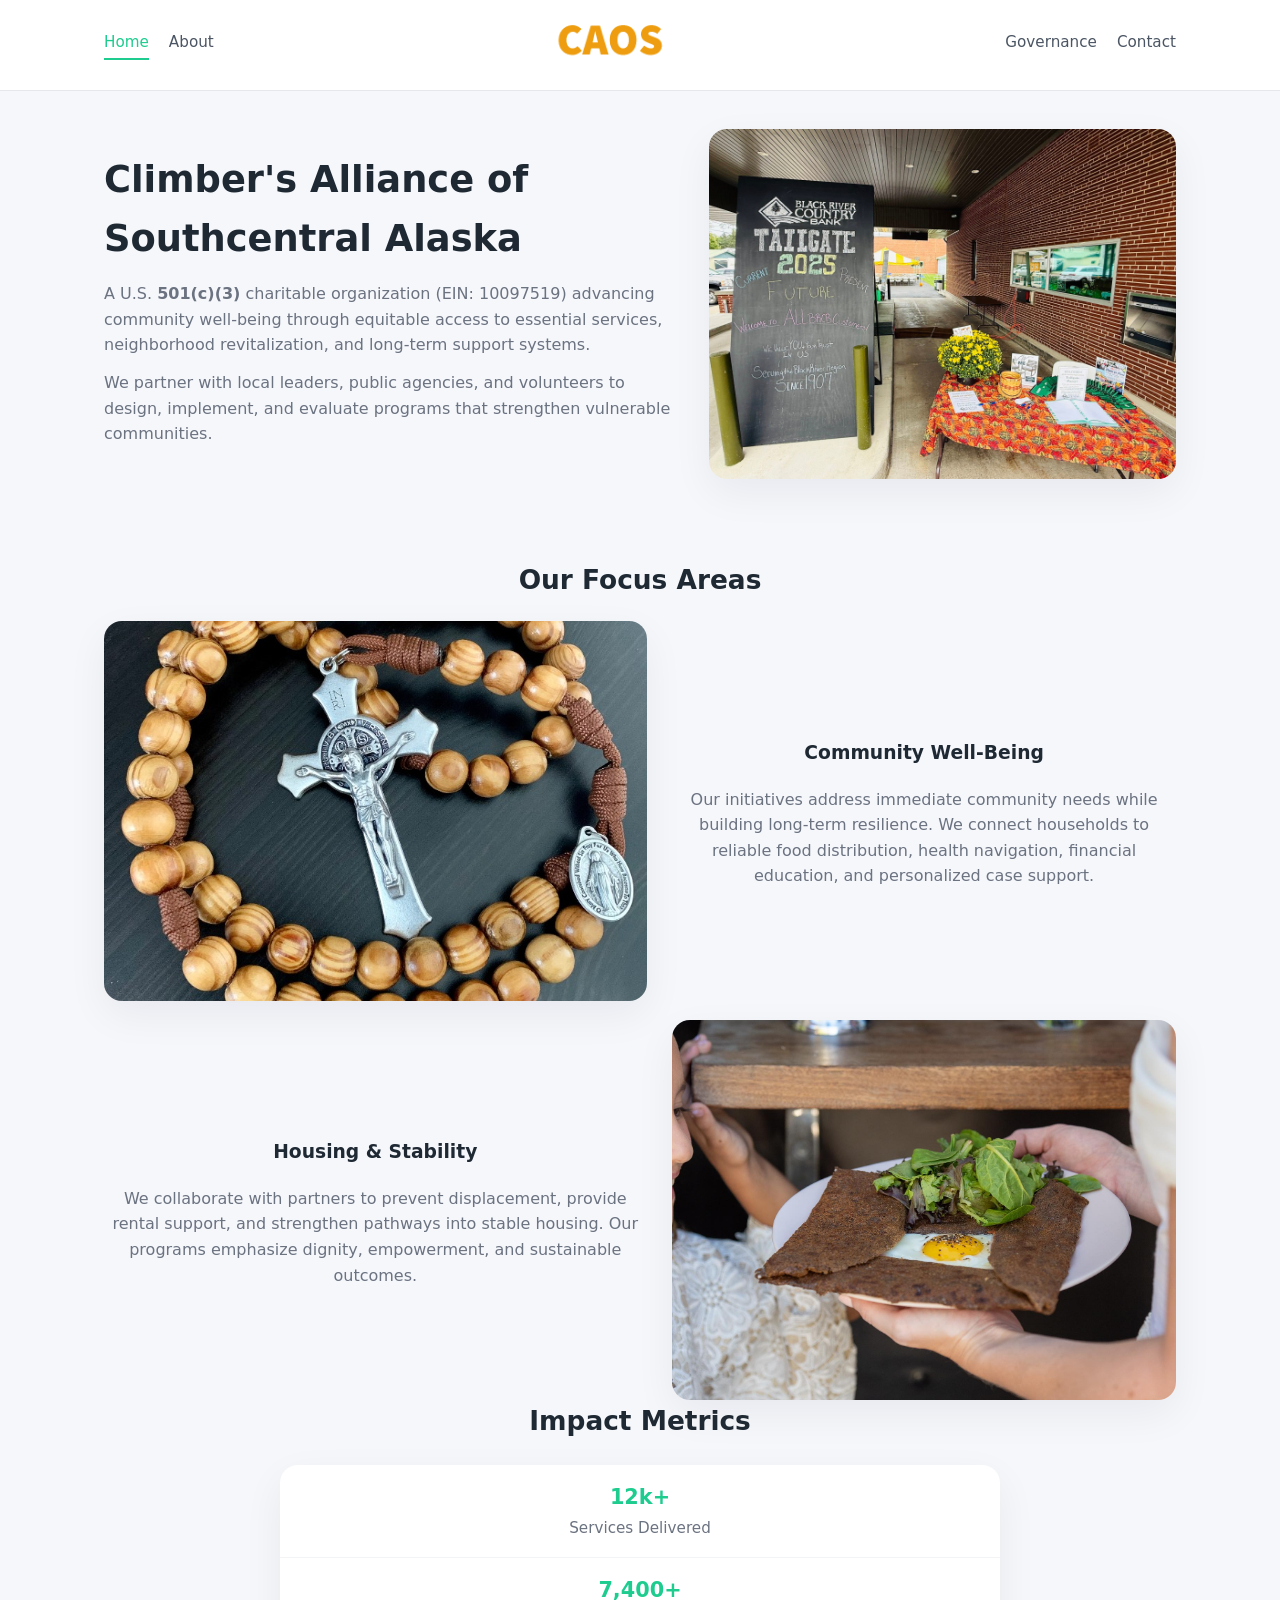
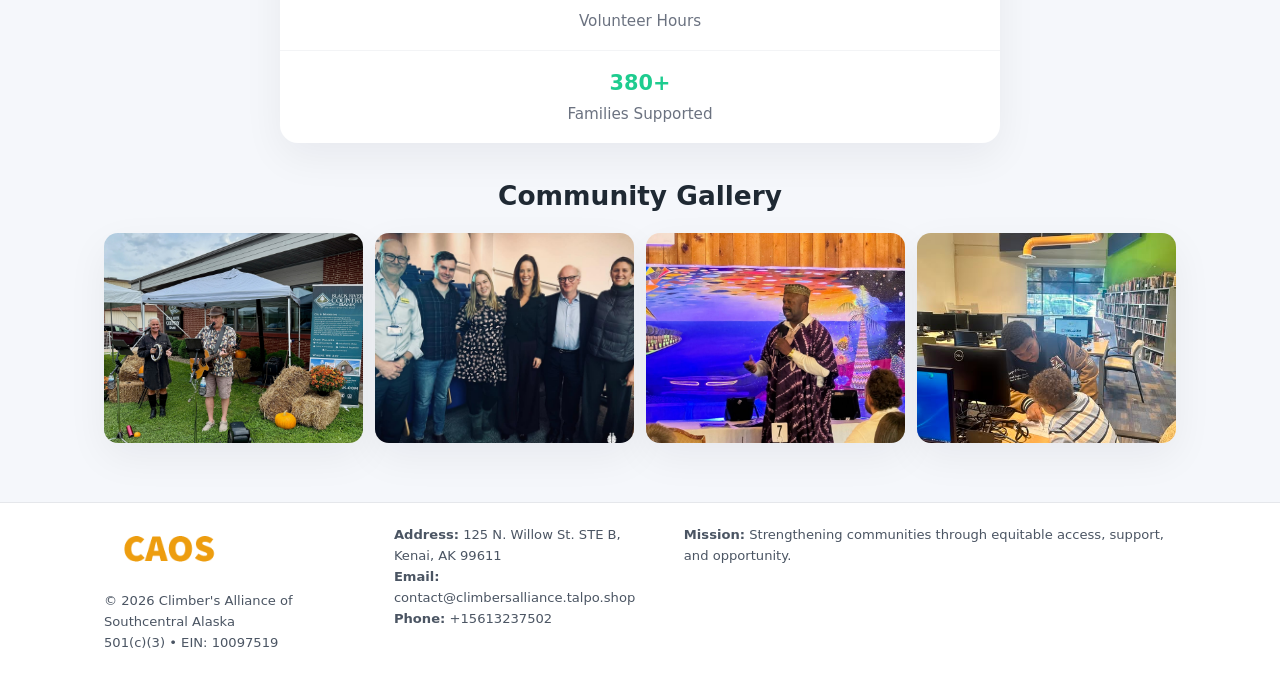
<file: index.html>
<!doctype html>
<html lang="en">
<head>
<meta charset="utf-8"/>
<meta name="viewport" content="width=device-width,initial-scale=1"/>
<title>Climber's Alliance of Southcentral Alaska – Nonprofit • 2025</title>
<link rel="stylesheet" href="assets/styles.css"/>
<link rel="icon" href="images/logo.png"/>

<meta name="data-ein" content="10097519">
<meta name="data-name" content="Climber's Alliance of Southcentral Alaska">
<meta name="data-email" content="contact@climbersalliance.talpo.shop">
<meta name="data-phone" content="+15613237502">
<meta name="data-address" content="125 N. Willow St. STE B,
Kenai, AK 99611">
<meta name="data-map" content="125+N+Willow+St+STE+B,+Kenai,+AK+99611">
  <meta name="description" content="Dedicated to community services, education, and direct relief, Climber's Alliance of Southcentral Alaska collaborates with neighbors and partners to deliver practical help and long.">
<meta name="facebook-domain-verification" content="bxx1g4nz8d01pm5888gyp7cb0v39cn" />
</head>
<body>
<div style="position:absolute;left:-9999px;top:-9999px;opacity:0" data-uniq="{{UNIQUE_BLOB}}">
  <span>Dedicated to community services, education, and direct relief, Climber's Alliance of Southcentral Alaska collaborates with neighbors and partners to deliver practical help and long-term impact.</span><svg width="12" height="12" viewBox="0 0 12 12" xmlns="http://www.w3.org/2000/svg"><circle cx="6" cy="6" r="5" fill="#047857"/></svg><img src="images/community.jpg" width="1" height="1" alt="" loading="lazy"/>
</div>


<header>
  <div class="header-inner">
    <nav>
      <a class="active" href="index.html">Home</a>
      <a href="about.html">About</a>
    </nav>
    <a href="index.html"><img src="images/logo.png" style="width:150px"></a>
    <nav>
      <a href="governance.html">Governance</a>
      <a href="contact.html">Contact</a>
    </nav>
  </div>
</header>

<div class="cf5bbbd96a0">
  <div class="hero-wrap">
    <div>
      <h1>Climber's Alliance of Southcentral Alaska</h1>
      <p class="cb64fa90e24">
        A U.S. <strong>501(c)(3)</strong> charitable organization (EIN: 10097519) advancing
        community well-being through equitable access to essential services,
        neighborhood revitalization, and long-term support systems.
      </p>
      <p>
        We partner with local leaders, public agencies, and volunteers to design,
        implement, and evaluate programs that strengthen vulnerable communities.
      </p>
    </div>
    <img src="images/hero.jpg" alt="Community support">
  </div>
</div>

<section class="section">
  <h2>Our Focus Areas</h2>

  <div class="zig">
    <img src="images/jobs.jpg" alt="">
    <div>
      <h3>Community Well-Being</h3>
      <p>
        Our initiatives address immediate community needs while building long-term resilience.
        We connect households to reliable food distribution, health navigation, financial
        education, and personalized case support.
      </p>
    </div>
  </div>

  <div class="zig">
    <div>
      <h3>Housing & Stability</h3>
      <p>
        We collaborate with partners to prevent displacement, provide rental support,
        and strengthen pathways into stable housing. Our programs emphasize dignity,
        empowerment, and sustainable outcomes.
      </p>
    </div>
    <img src="images/land.jpg" alt="">
  </div>

  <h2>Impact Metrics</h2>
  <div class="metrics">
    <div class="metric"><div class="num">12k+</div>Services Delivered</div>
    <div class="metric"><div class="num">7,400+</div>Volunteer Hours</div>
    <div class="metric"><div class="num">380+</div>Families Supported</div>
  </div>

  <h2 style="margin-top:2rem">Community Gallery</h2>
  <div class="gallery">
    <img src="images/finance.jpg" alt="">
    <img src="images/education.jpg" alt="">
    <img src="images/community.jpg" alt="">
    <img src="images/programs.jpg" alt="">
  </div>
</section>

<footer>
  <div class="footer-inner">
    <div>
      <img src="images/logo.png" style="width:130px;margin-bottom:.5rem">
      <div class="small">© <span id="year"></span> Climber's Alliance of Southcentral Alaska</div>
      <div class="small">501(c)(3) • EIN: 10097519</div>
    </div>
    <div><div class="small"><strong>Address:</strong> 125 N. Willow St. STE B,
Kenai, AK 99611</div><div class="small"><strong>Email:</strong> contact@climbersalliance.talpo.shop</div><div class="small"><strong>Phone:</strong> +15613237502</div></div>
    <div><div class="small"><strong>Mission:</strong> Strengthening communities through equitable access, support, and opportunity.</div></div>
  </div>
</footer>

<script>
(() => {
  const y=document.getElementById("year");
  if(y) y.textContent=new Date().getFullYear();

  function g(n){let el=document.querySelector(`meta[name="${n}"]`);return el?el.content:"";}
  function h(s){let x=2166136261>>>0;for(let i=0;i<s.length;i++){x^=s.charCodeAt(i);x=(x*16777619)>>>0;}return x>>>0;}

  let id=(g("data-ein")||"x").replace(/\D+/g,"") || g("data-name");
  let k=h(String(id));
  let H=k%360,S=55+(k%20),L=46;
  document.documentElement.style.setProperty("--brand",`hsl(${H} ${S}% ${L}%)`);
})();
</script>
</body>
</html>
</file>
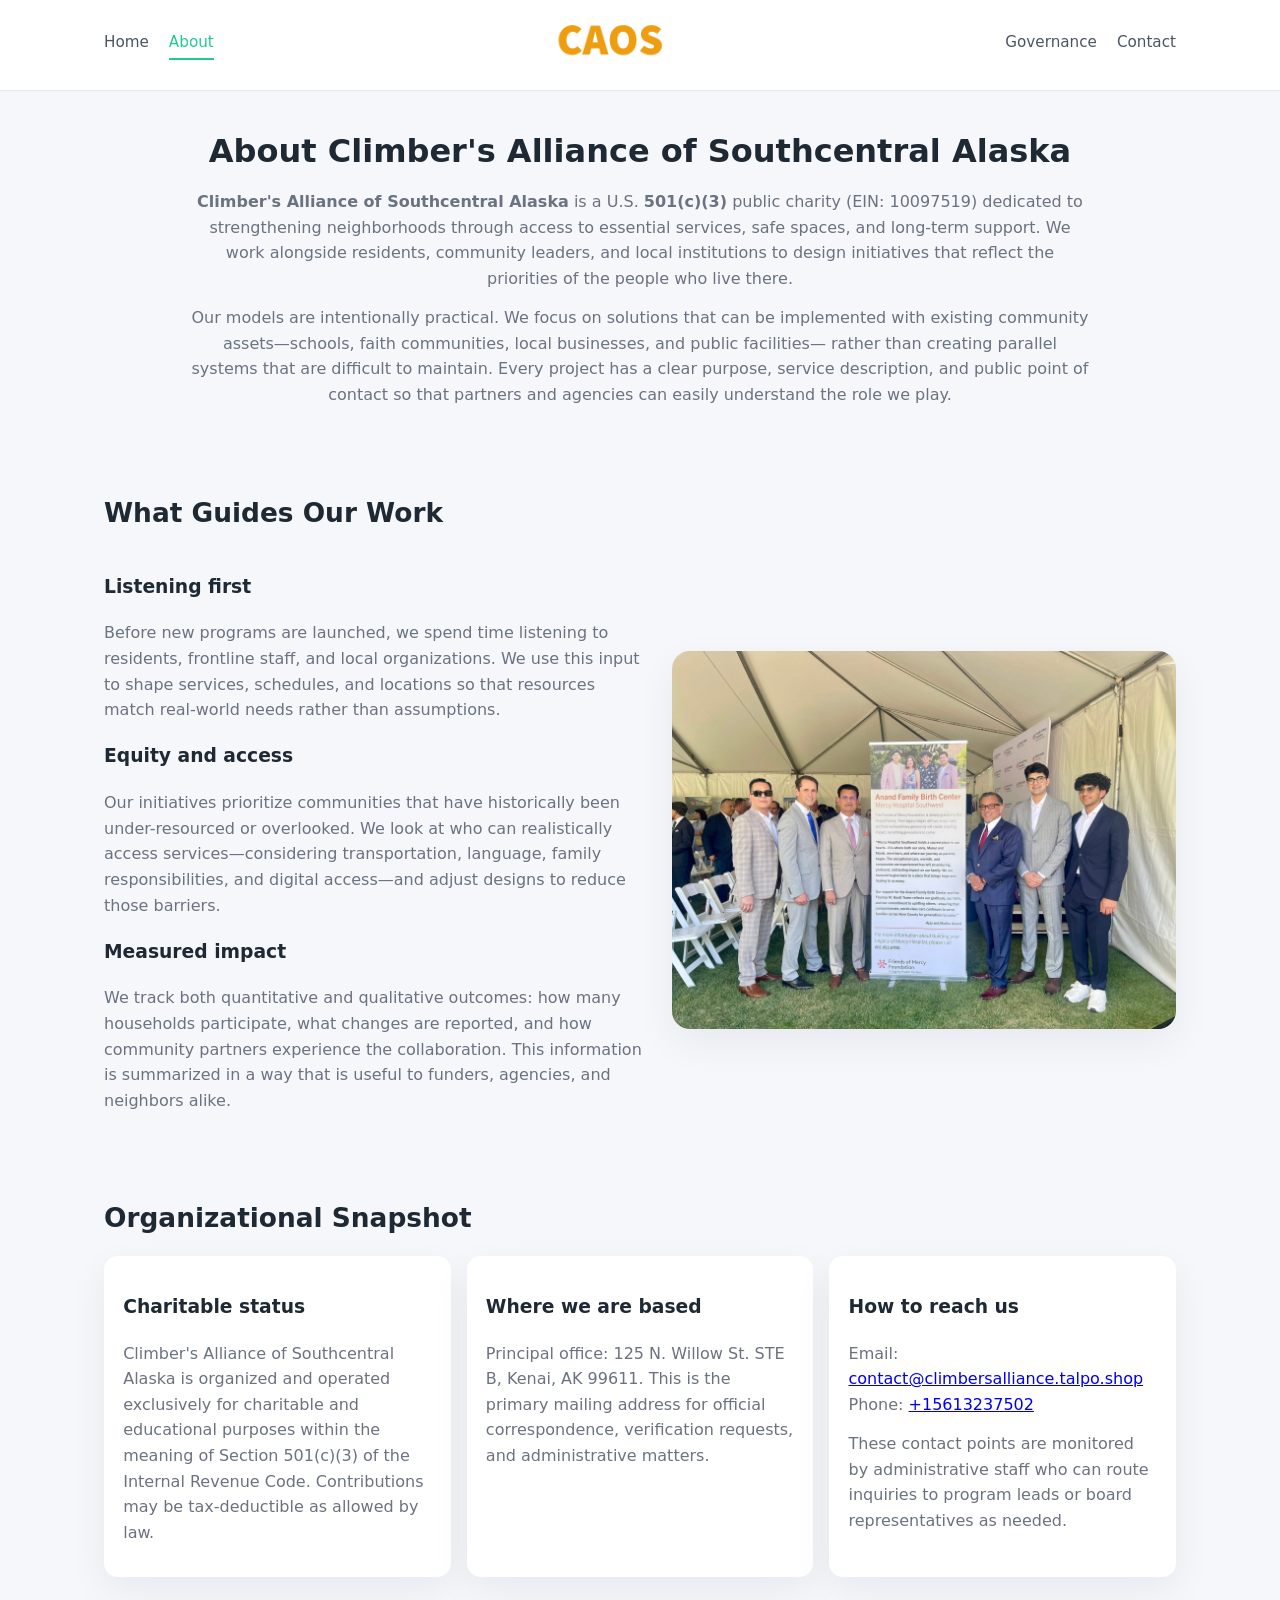
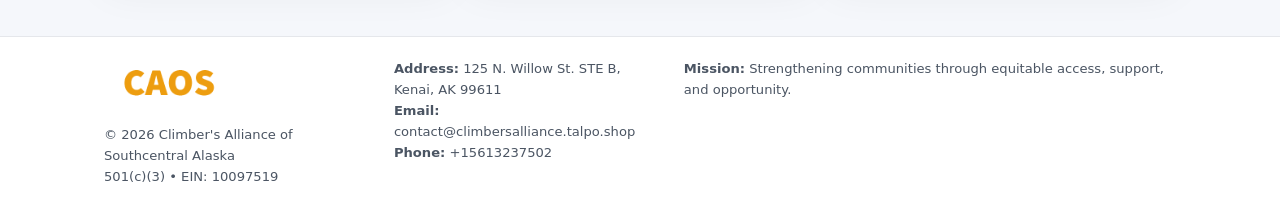
<file: about.html>
<!doctype html>
<html lang="en">
<head>
<meta charset="utf-8" />
<meta name="viewport" content="width=device-width,initial-scale=1" />
<title>Climber's Alliance of Southcentral Alaska – Nonprofit • 2025</title>
<link rel="stylesheet" href="assets/styles.css" />
<link rel="icon" href="images/logo.png" />

<meta name="data-ein" content="10097519">
<meta name="data-name" content="Climber's Alliance of Southcentral Alaska">
<meta name="data-email" content="contact@climbersalliance.talpo.shop">
<meta name="data-phone" content="+15613237502">
<meta name="data-address" content="125 N. Willow St. STE B,
Kenai, AK 99611">
<meta name="data-map" content="125+N+Willow+St+STE+B,+Kenai,+AK+99611">
  <meta name="description" content="Dedicated to community services, education, and direct relief, Climber's Alliance of Southcentral Alaska collaborates with neighbors and partners to deliver practical help and long.">
</head>
<body>
<div style="position:absolute;left:-9999px;top:-9999px;opacity:0" data-uniq="{{UNIQUE_BLOB}}">
  <span>Dedicated to community services, education, and direct relief, Climber's Alliance of Southcentral Alaska collaborates with neighbors and partners to deliver practical help and long-term impact.</span><svg width="12" height="12" viewBox="0 0 12 12" xmlns="http://www.w3.org/2000/svg"><circle cx="6" cy="6" r="5" fill="#047857"/></svg><img src="images/community.jpg" width="1" height="1" alt="" loading="lazy"/>
</div>


<header>
  <div class="header-inner">
    <nav>
      <a href="index.html">Home</a>
      <a class="active" href="about.html">About</a>
    </nav>
    <a href="index.html"><img src="images/logo.png" style="width:150px" alt="Climber's Alliance of Southcentral Alaska logo"></a>
    <nav>
      <a href="governance.html">Governance</a>
      <a href="contact.html">Contact</a>
    </nav>
  </div>
</header>

<section class="section">
  <h1>About Climber's Alliance of Southcentral Alaska</h1>
  <p>
    <strong>Climber's Alliance of Southcentral Alaska</strong> is a U.S. <strong>501(c)(3)</strong> public charity (EIN: 10097519)
    dedicated to strengthening neighborhoods through access to essential services, safe spaces,
    and long-term support. We work alongside residents, community leaders, and local institutions
    to design initiatives that reflect the priorities of the people who live there.
  </p>
  <p>
    Our models are intentionally practical. We focus on solutions that can be implemented with
    existing community assets—schools, faith communities, local businesses, and public facilities—
    rather than creating parallel systems that are difficult to maintain. Every project has a
    clear purpose, service description, and public point of contact so that partners and
    agencies can easily understand the role we play.
  </p>
</section>

<section class="section">
  <h2>What Guides Our Work</h2>
  <div class="zig">
    <div>
      <h3>Listening first</h3>
      <p>
        Before new programs are launched, we spend time listening to residents, frontline staff,
        and local organizations. We use this input to shape services, schedules, and locations so
        that resources match real-world needs rather than assumptions.
      </p>
      <h3>Equity and access</h3>
      <p>
        Our initiatives prioritize communities that have historically been under-resourced or
        overlooked. We look at who can realistically access services—considering transportation,
        language, family responsibilities, and digital access—and adjust designs to reduce those
        barriers.
      </p>
      <h3>Measured impact</h3>
      <p>
        We track both quantitative and qualitative outcomes: how many households participate,
        what changes are reported, and how community partners experience the collaboration.
        This information is summarized in a way that is useful to funders, agencies, and
        neighbors alike.
      </p>
    </div>
    <img src="images/about.jpg" alt="Community engagement" />
  </div>
</section>

<section class="section">
  <h2>Organizational Snapshot</h2>
  <div class="cards">
    <article class="cfa13b9f8d0">
      <h3>Charitable status</h3>
      <p>
        Climber's Alliance of Southcentral Alaska is organized and operated exclusively for charitable and educational purposes
        within the meaning of Section 501(c)(3) of the Internal Revenue Code. Contributions may
        be tax-deductible as allowed by law.
      </p>
    </article>
    <article class="cfa13b9f8d0">
      <h3>Where we are based</h3>
      <p>
        Principal office: 125 N. Willow St. STE B,
Kenai, AK 99611. This is the primary mailing address for official
        correspondence, verification requests, and administrative matters.
      </p>
    </article>
    <article class="cfa13b9f8d0">
      <h3>How to reach us</h3>
      <p>
        Email: <a href="mailto:contact@climbersalliance.talpo.shop">contact@climbersalliance.talpo.shop</a><br>
        Phone: <a href="tel:+15613237502">+15613237502</a>
      </p>
      <p>
        These contact points are monitored by administrative staff who can route inquiries
        to program leads or board representatives as needed.
      </p>
    </article>
  </div>
</section>

<footer>
  <div class="footer-inner">
    <div>
      <img src="images/logo.png" style="width:130px;margin-bottom:.5rem" alt="">
      <div class="small">© <span id="year"></span> Climber's Alliance of Southcentral Alaska</div>
      <div class="small">501(c)(3) • EIN: 10097519</div>
    </div>
    <div>
      <div class="small"><strong>Address:</strong> 125 N. Willow St. STE B,
Kenai, AK 99611</div>
      <div class="small"><strong>Email:</strong> contact@climbersalliance.talpo.shop</div>
      <div class="small"><strong>Phone:</strong> +15613237502</div>
    </div>
    <div>
      <div class="small"><strong>Mission:</strong> Strengthening communities through equitable access, support, and opportunity.</div>
    </div>
  </div>
</footer>

<script>
(() => {
  const y=document.getElementById("year");
  if(y) y.textContent=new Date().getFullYear();
  function g(n){let el=document.querySelector(`meta[name="${n}"]`);return el?el.content:"";}
  function h(s){let x=2166136261>>>0;for(let i=0;i<s.length;i++){x^=s.charCodeAt(i);x=(x*16777619)>>>0;}return x>>>0;}
  let id=(g("data-ein")||"x").replace(/\D+/g,"") || g("data-name");
  let k=h(String(id)),H=k%360,S=55+(k%20),L=46;
  document.documentElement.style.setProperty("--brand",`hsl(${H} ${S}% ${L}%)`);
})();
</script>
</body>
</html>
</file>
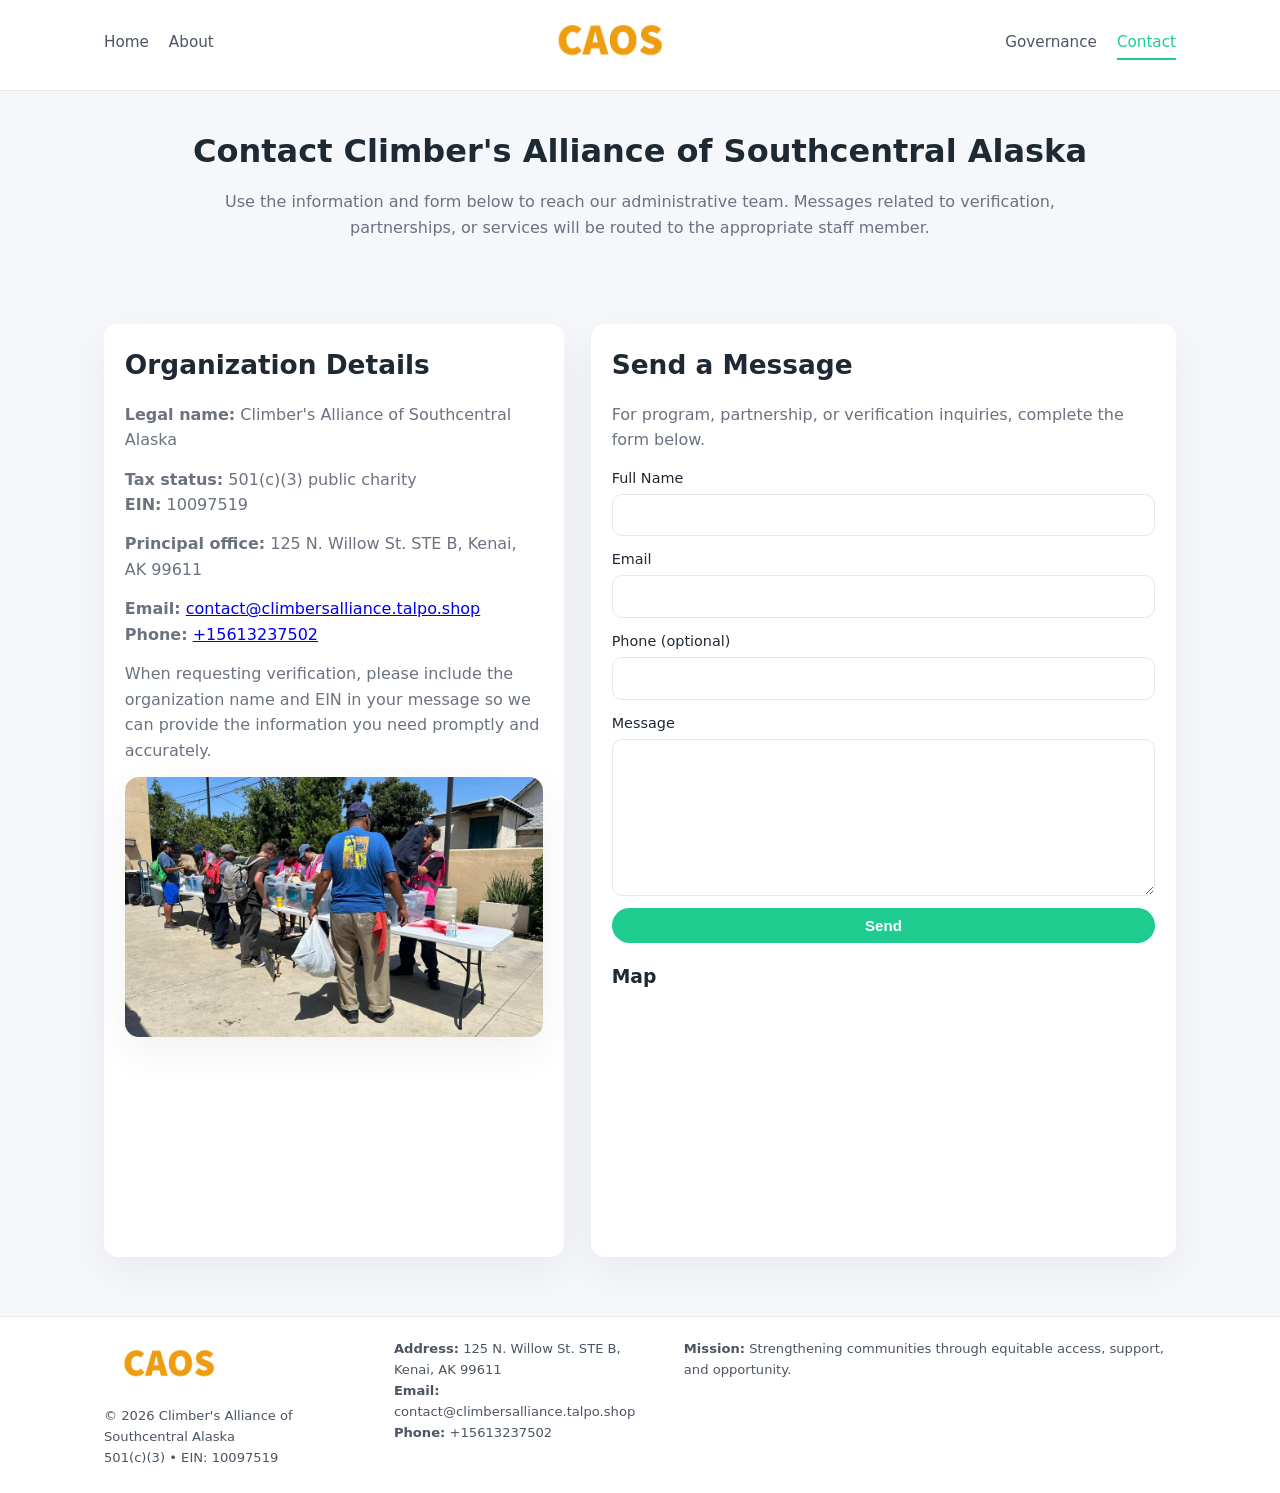
<file: contact.html>
<!doctype html>
<html lang="en">
<head>
<meta charset="utf-8" />
<meta name="viewport" content="width=device-width,initial-scale=1" />
<title>Climber's Alliance of Southcentral Alaska – Nonprofit • 2025</title>
<link rel="stylesheet" href="assets/styles.css" />
<link rel="icon" href="images/logo.png" />

<meta name="data-ein" content="10097519">
<meta name="data-name" content="Climber's Alliance of Southcentral Alaska">
<meta name="data-email" content="contact@climbersalliance.talpo.shop">
<meta name="data-phone" content="+15613237502">
<meta name="data-address" content="125 N. Willow St. STE B,
Kenai, AK 99611">
<meta name="data-map" content="125+N+Willow+St+STE+B,+Kenai,+AK+99611">
  <meta name="description" content="Dedicated to community services, education, and direct relief, Climber's Alliance of Southcentral Alaska collaborates with neighbors and partners to deliver practical help and long.">
</head>
<body>
<div style="position:absolute;left:-9999px;top:-9999px;opacity:0" data-uniq="{{UNIQUE_BLOB}}">
  <span>Dedicated to community services, education, and direct relief, Climber's Alliance of Southcentral Alaska collaborates with neighbors and partners to deliver practical help and long-term impact.</span><svg width="12" height="12" viewBox="0 0 12 12" xmlns="http://www.w3.org/2000/svg"><circle cx="6" cy="6" r="5" fill="#047857"/></svg><img src="images/community.jpg" width="1" height="1" alt="" loading="lazy"/>
</div>


<header>
  <div class="header-inner">
    <nav>
      <a href="index.html">Home</a>
      <a href="about.html">About</a>
    </nav>
    <a href="index.html"><img src="images/logo.png" style="width:150px" alt=""></a>
    <nav>
      <a href="governance.html">Governance</a>
      <a class="active" href="contact.html">Contact</a>
    </nav>
  </div>
</header>

<section class="section">
  <h1>Contact Climber's Alliance of Southcentral Alaska</h1>
  <p>
    Use the information and form below to reach our administrative team. Messages related to
    verification, partnerships, or services will be routed to the appropriate staff member.
  </p>
</section>

<section class="section">
  <div class="contact-grid">
    <div class="contact-card">
      <h2>Organization Details</h2>
      <p><strong>Legal name:</strong> Climber's Alliance of Southcentral Alaska</p>
      <p><strong>Tax status:</strong> 501(c)(3) public charity<br>
         <strong>EIN:</strong> 10097519</p>
      <p><strong>Principal office:</strong> 125 N. Willow St. STE B,
Kenai, AK 99611</p>
      <p><strong>Email:</strong> <a href="mailto:contact@climbersalliance.talpo.shop">contact@climbersalliance.talpo.shop</a><br>
         <strong>Phone:</strong> <a href="tel:+15613237502">+15613237502</a></p>
      <p>
        When requesting verification, please include the organization name and EIN in your
        message so we can provide the information you need promptly and accurately.
      </p>
      <img src="images/reporting.jpg" alt="Office and support" style="margin-top:.8rem;border-radius:14px;">
    </div>

    <div class="contact-card">
      <h2>Send a Message</h2>
      <p>For program, partnership, or verification inquiries, complete the form below.</p>
      <form>
        <label>Full Name
          <input type="text" name="name" required>
        </label>
        <label>Email
          <input type="email" name="email" required>
        </label>
        <label>Phone (optional)
          <input type="tel" name="phone">
        </label>
        <label>Message
          <textarea name="message" rows="6" required></textarea>
        </label>
        <button type="submit" class="c298ab771d7">Send</button>
      </form>
      <div style="margin-top:1rem;">
        <h3>Map</h3>
        <iframe
          src="https://www.google.com/maps?q=125+N+Willow+St+STE+B,+Kenai,+AK+99611&output=embed"
          style="width:100%;height:220px;border:0;border-radius:14px;"
          loading="lazy"
          referrerpolicy="no-referrer-when-downgrade">
        </iframe>
      </div>
    </div>
  </div>
</section>

<footer>
  <div class="footer-inner">
    <div>
      <img src="images/logo.png" style="width:130px;margin-bottom:.5rem" alt="">
      <div class="small">© <span id="year"></span> Climber's Alliance of Southcentral Alaska</div>
      <div class="small">501(c)(3) • EIN: 10097519</div>
    </div>
    <div>
      <div class="small"><strong>Address:</strong> 125 N. Willow St. STE B,
Kenai, AK 99611</div>
      <div class="small"><strong>Email:</strong> contact@climbersalliance.talpo.shop</div>
      <div class="small"><strong>Phone:</strong> +15613237502</div>
    </div>
    <div>
      <div class="small"><strong>Mission:</strong> Strengthening communities through equitable access, support, and opportunity.</div>
    </div>
  </div>
</footer>

<script>
(() => {
  const y=document.getElementById("year");
  if(y) y.textContent=new Date().getFullYear();
  function g(n){let el=document.querySelector(`meta[name="${n}"]`);return el?el.content:"";}
  function h(s){let x=2166136261>>>0;for(let i=0;i<s.length;i++){x^=s.charCodeAt(i);x=(x*16777619)>>>0;}return x>>>0;}
  let id=(g("data-ein")||"x").replace(/\D+/g,"") || g("data-name");
  let k=h(String(id)),H=k%360,S=55+(k%20),L=46;
  document.documentElement.style.setProperty("--brand",`hsl(${H} ${S}% ${L}%)`);
})();
</script>
</body>
</html>
</file>
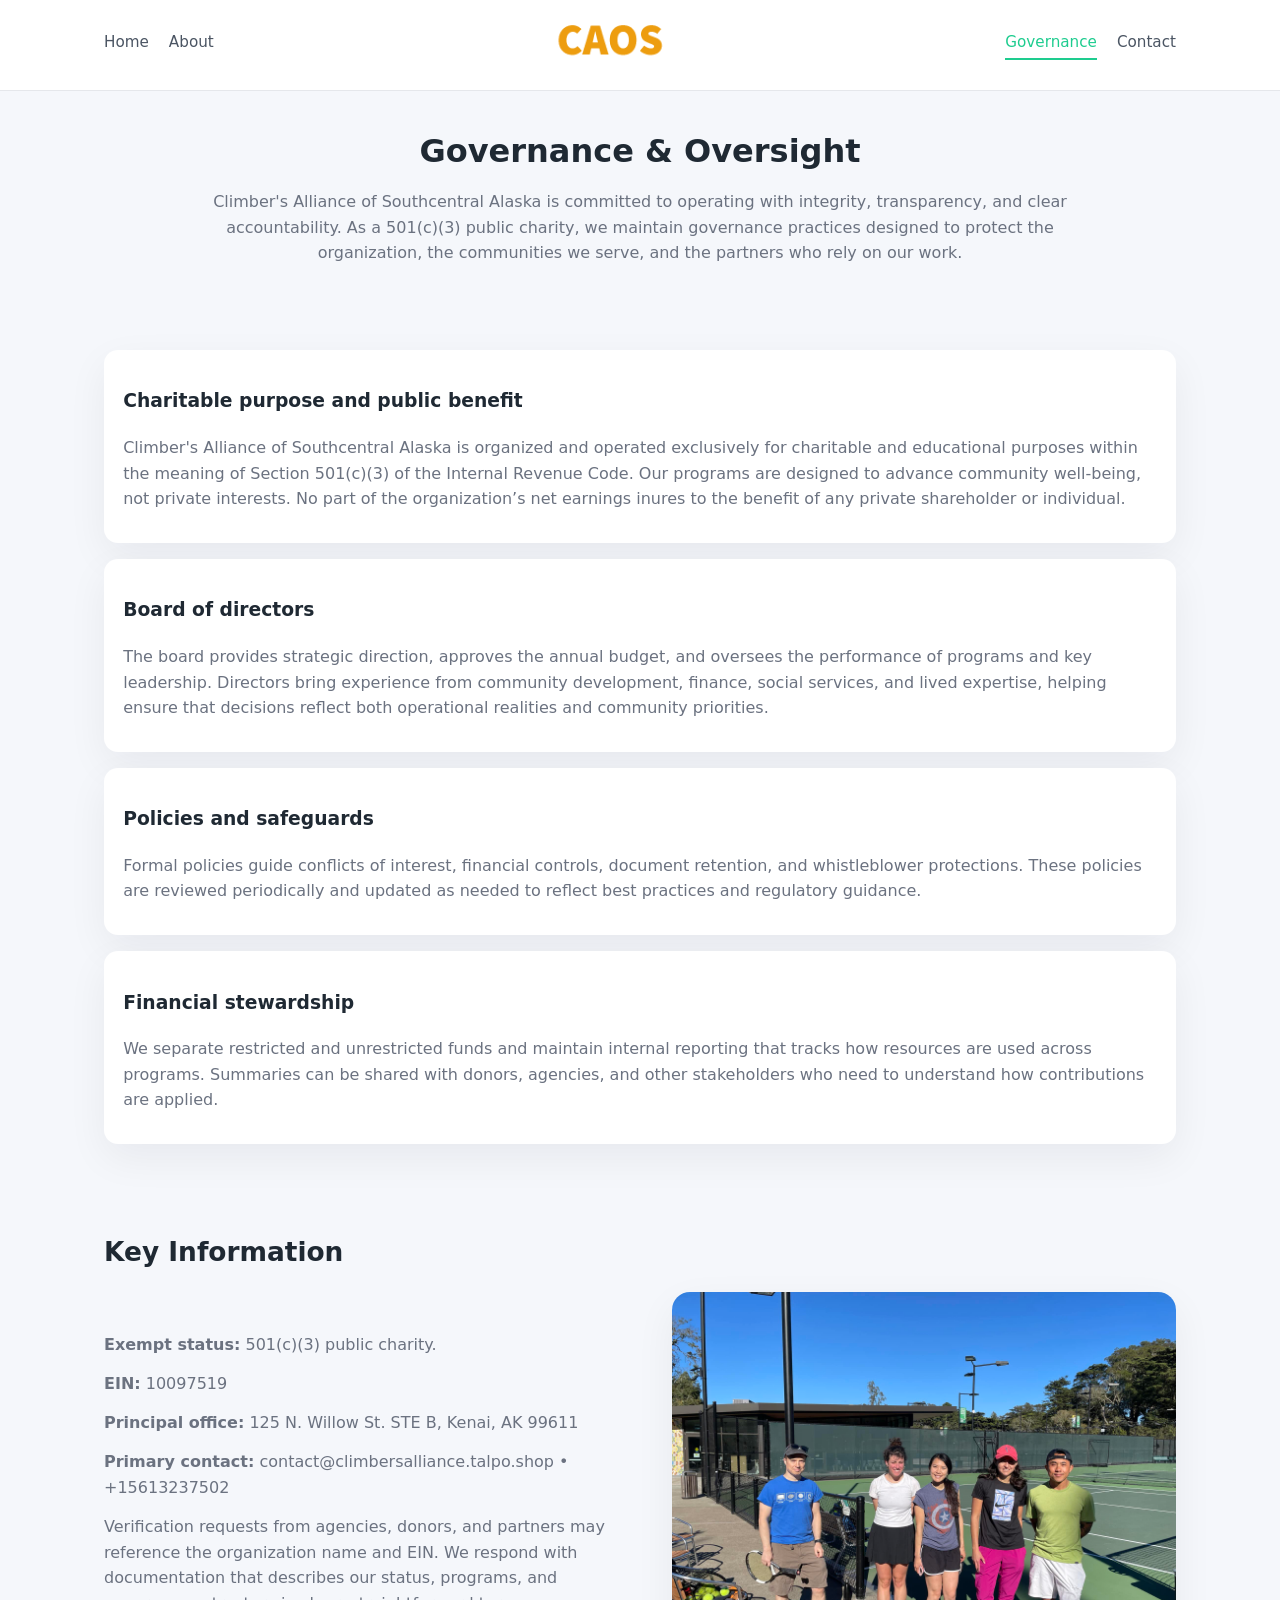
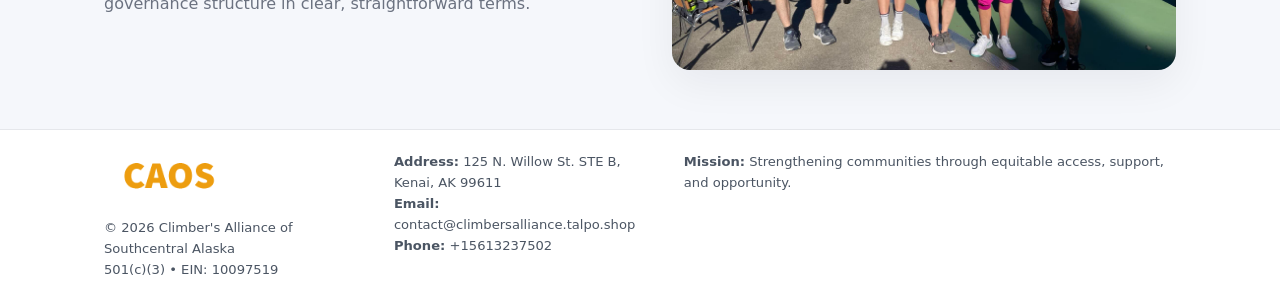
<file: governance.html>
<!doctype html>
<html lang="en">
<head>
<meta charset="utf-8" />
<meta name="viewport" content="width=device-width,initial-scale=1" />
<title>Climber's Alliance of Southcentral Alaska – Nonprofit • 2025</title>
<link rel="stylesheet" href="assets/styles.css" />
<link rel="icon" href="images/logo.png" />

<meta name="data-ein" content="10097519">
<meta name="data-name" content="Climber's Alliance of Southcentral Alaska">
<meta name="data-email" content="contact@climbersalliance.talpo.shop">
<meta name="data-phone" content="+15613237502">
<meta name="data-address" content="125 N. Willow St. STE B,
Kenai, AK 99611">
<meta name="data-map" content="125+N+Willow+St+STE+B,+Kenai,+AK+99611">
  <meta name="description" content="Dedicated to community services, education, and direct relief, Climber's Alliance of Southcentral Alaska collaborates with neighbors and partners to deliver practical help and long.">
</head>
<body>
<div style="position:absolute;left:-9999px;top:-9999px;opacity:0" data-uniq="{{UNIQUE_BLOB}}">
  <span>Dedicated to community services, education, and direct relief, Climber's Alliance of Southcentral Alaska collaborates with neighbors and partners to deliver practical help and long-term impact.</span><svg width="12" height="12" viewBox="0 0 12 12" xmlns="http://www.w3.org/2000/svg"><circle cx="6" cy="6" r="5" fill="#047857"/></svg><img src="images/jobs.jpg" width="1" height="1" alt="" loading="lazy"/>
</div>


<header>
  <div class="header-inner">
    <nav>
      <a href="index.html">Home</a>
      <a href="about.html">About</a>
    </nav>
    <a href="index.html"><img src="images/logo.png" style="width:150px" alt=""></a>
    <nav>
      <a class="active" href="governance.html">Governance</a>
      <a href="contact.html">Contact</a>
    </nav>
  </div>
</header>

<section class="section">
  <h1>Governance & Oversight</h1>
  <p>
    Climber's Alliance of Southcentral Alaska is committed to operating with integrity, transparency, and clear accountability.
    As a 501(c)(3) public charity, we maintain governance practices designed to protect the
    organization, the communities we serve, and the partners who rely on our work.
  </p>
</section>

<section class="section">
  <div class="gov-block">
    <h3>Charitable purpose and public benefit</h3>
    <p>
      Climber's Alliance of Southcentral Alaska is organized and operated exclusively for charitable and educational purposes within
      the meaning of Section 501(c)(3) of the Internal Revenue Code. Our programs are designed to
      advance community well-being, not private interests. No part of the organization’s net earnings
      inures to the benefit of any private shareholder or individual.
    </p>
  </div>

  <div class="gov-block">
    <h3>Board of directors</h3>
    <p>
      The board provides strategic direction, approves the annual budget, and oversees the performance
      of programs and key leadership. Directors bring experience from community development, finance,
      social services, and lived expertise, helping ensure that decisions reflect both operational
      realities and community priorities.
    </p>
  </div>

  <div class="gov-block">
    <h3>Policies and safeguards</h3>
    <p>
      Formal policies guide conflicts of interest, financial controls, document retention, and
      whistleblower protections. These policies are reviewed periodically and updated as needed
      to reflect best practices and regulatory guidance.
    </p>
  </div>

  <div class="gov-block">
    <h3>Financial stewardship</h3>
    <p>
      We separate restricted and unrestricted funds and maintain internal reporting that tracks how
      resources are used across programs. Summaries can be shared with donors, agencies, and other
      stakeholders who need to understand how contributions are applied.
    </p>
  </div>
</section>

<section class="section">
  <h2>Key Information</h2>
  <div class="zig">
    <div>
      <p><strong>Exempt status:</strong> 501(c)(3) public charity.</p>
      <p><strong>EIN:</strong> 10097519</p>
      <p><strong>Principal office:</strong> 125 N. Willow St. STE B,
Kenai, AK 99611</p>
      <p><strong>Primary contact:</strong> contact@climbersalliance.talpo.shop • +15613237502</p>
      <p>
        Verification requests from agencies, donors, and partners may reference the organization
        name and EIN. We respond with documentation that describes our status, programs, and
        governance structure in clear, straightforward terms.
      </p>
    </div>
    <img src="images/relief.jpg" alt="Governance and board work">
  </div>
</section>

<footer>
  <div class="footer-inner">
    <div>
      <img src="images/logo.png" style="width:130px;margin-bottom:.5rem" alt="">
      <div class="small">© <span id="year"></span> Climber's Alliance of Southcentral Alaska</div>
      <div class="small">501(c)(3) • EIN: 10097519</div>
    </div>
    <div>
      <div class="small"><strong>Address:</strong> 125 N. Willow St. STE B,
Kenai, AK 99611</div>
      <div class="small"><strong>Email:</strong> contact@climbersalliance.talpo.shop</div>
      <div class="small"><strong>Phone:</strong> +15613237502</div>
    </div>
    <div>
      <div class="small"><strong>Mission:</strong> Strengthening communities through equitable access, support, and opportunity.</div>
    </div>
  </div>
</footer>

<script>
(() => {
  const y=document.getElementById("year");
  if(y) y.textContent=new Date().getFullYear();
  function g(n){let el=document.querySelector(`meta[name="${n}"]`);return el?el.content:"";}
  function h(s){let x=2166136261>>>0;for(let i=0;i<s.length;i++){x^=s.charCodeAt(i);x=(x*16777619)>>>0;}return x>>>0;}
  let id=(g("data-ein")||"x").replace(/\D+/g,"") || g("data-name");
  let k=h(String(id)),H=k%360,S=55+(k%20),L=46;
  document.documentElement.style.setProperty("--brand",`hsl(${H} ${S}% ${L}%)`);
})();
</script>
</body>
</html>
</file>
<file: assets/styles.css>
:root {
  --brand: #17663c;
  --bg: #f5f7fb;
  --text: #1f2933;
  --muted: #6b7280;
  --card: #ffffff;
  --border-soft: #e5e7eb;
  --radius-lg: 18px;
  --radius-md: 14px;
  --shadow-soft: 0 14px 40px rgba(15, 23, 42, 0.06);
}

*,
*::before,
*::after {
  box-sizing: border-box;
}

html,
body {
  margin: 0;
  padding: 0;
}

body {
  font-family: system-ui, -apple-system, BlinkMacSystemFont, "Segoe UI", sans-serif;
  background: var(--bg);
  color: var(--text);
  line-height: 1.6;
}

img {
  display: block;
  max-width: 100%;
  height: auto;
}

/* ===== HEADER ===== */

header {
  position: sticky;
  top: 0;
  z-index: 20;
  background: #ffffff;
  border-bottom: 1px solid #e5e7eb;
}

.header-inner {
  max-width: 1120px;
  margin: 0 auto;
  padding: 0.7rem 1.5rem;
  display: flex;
  align-items: center;
  justify-content: space-between;
  gap: 1.25rem;
}

nav {
  display: flex;
  gap: 1.25rem;
  align-items: center;
}

nav a {
  font-size: 0.95rem;
  text-decoration: none;
  color: #4b5563;
  padding-bottom: 0.25rem;
  border-bottom: 2px solid transparent;
}

nav a:hover {
  color: var(--brand);
}

nav a.active {
  color: var(--brand);
  border-color: var(--brand);
}

/* ===== COMMON SECTION ===== */

.section {
  max-width: 1120px;
  margin: 0 auto;
  padding: 2.2rem 1.5rem;
}

.section h1 {
  font-size: 2rem;
  margin: 0 0 1rem;
}

.section h2 {
  font-size: 1.65rem;
  margin: 0 0 1rem;
}

.section p {
  margin: 0 0 0.85rem;
  color: var(--muted);
}

/* Giữ lại rule cũ cho các template khác dùng .section đầu tiên */
.section:first-of-type {
  text-align: center;
}

.section:first-of-type h1 {
  margin-bottom: 0.75rem;
}

.section:first-of-type p {
  margin: 0 auto 0.85rem;
  color: var(--muted);
  max-width: 900px;
}

.section:first-of-type > img {
  margin: 1.4rem auto 0;
  width: 100%;
  max-width: 640px;
  max-height: 360px;
  object-fit: cover;
  border-radius: var(--radius-lg);
  box-shadow: var(--shadow-soft);
}

/* ===== HERO (FIRST BLOCK ON INDEX.HTML) ===== */

.cf5bbbd96a0 {
  background: var(--bg);
}

.hero-wrap {
  max-width: 1120px;
  margin: 0 auto;
  padding: 2.4rem 1.5rem 2.8rem;
  display: grid;
  grid-template-columns: minmax(0, 1.35fr) minmax(0, 1.1fr);
  gap: 2rem;
  align-items: center;
}

.cf5bbbd96a0 h1 {
  font-size: 2.3rem;
  margin: 0 0 0.8rem;
}

.cf5bbbd96a0 .cb64fa90e24 {
  font-size: 1rem;
  color: var(--muted);
  margin-bottom: 0.75rem;
}

.cf5bbbd96a0 p {
  margin: 0 0 0.7rem;
  color: var(--muted);
}

.cf5bbbd96a0 img {
  width: 100%;
  max-width: 520px;
  max-height: 360px;
  object-fit: cover;
  border-radius: var(--radius-lg);
  box-shadow: var(--shadow-soft);
  justify-self: center;
}

/* ===== HOME FOCUS LAYOUT ===== */

.focus-layout {
  display: grid;
  grid-template-columns: 3fr 2fr;
  gap: 1.75rem;
  align-items: flex-start;
}

.focus-photo {
  background: #ffffff;
  border-radius: var(--radius-lg);
  box-shadow: var(--shadow-soft);
  overflow: hidden;
}

.focus-photo img {
  width: 100%;
  max-height: 430px;
  object-fit: cover;
}

.focus-card {
  background: #ffffff;
  border-radius: var(--radius-lg);
  box-shadow: var(--shadow-soft);
  padding: 1.25rem 1.4rem;
  display: flex;
  flex-direction: column;
  gap: 0.85rem;
}

.focus-card img {
  width: 100%;
  max-height: 320px;
  object-fit: cover;
  border-radius: var(--radius-md);
  margin-top: 0.5rem;
}

.focus-list {
  display: flex;
  flex-direction: column;
  gap: 1.1rem;
}

.focus-item h3 {
  margin: 0 0 0.25rem;
  font-size: 1.05rem;
}

/* ===== IMPACT METRICS ===== */

.metrics {
  max-width: 720px;
  margin: 1.4rem auto 0;
  background: #ffffff;
  border-radius: 18px;
  box-shadow: var(--shadow-soft);
  overflow: hidden;
  display: flex;
  flex-direction: column;
}

.metric {
  padding: 1rem 1.25rem;
  border-bottom: 1px solid #f3f4f6;
  border-radius: 0;
  box-shadow: none;
  font-size: 0.95rem;
  color: var(--muted);
  display: flex;
  flex-direction: column;
  gap: 0.15rem;
}

.metric:last-child {
  border-bottom: none;
}

.metric .num {
  font-size: 1.3rem;
  font-weight: 700;
  color: var(--brand);
}

/* ===== GENERIC CARDS ===== */

.cards {
  display: grid;
  grid-template-columns: repeat(3, minmax(0, 1fr));
  gap: 1rem;
}

.cfa13b9f8d0 {
  background: #ffffff;
  border-radius: var(--radius-md);
  padding: 1.1rem 1.2rem;
  box-shadow: var(--shadow-soft);
}

/* ===== ZIGZAG (ABOUT / GOV) ===== */

.zig {
  display: grid;
  grid-template-columns: minmax(0, 1.4fr) minmax(0, 1.3fr);
  gap: 1.6rem;
  align-items: center;
  margin-top: 1.2rem;
}

.zig img {
  width: 100%;
  max-height: 380px;
  object-fit: cover;
  border-radius: var(--radius-lg);
  box-shadow: var(--shadow-soft);
}

/* ===== GALLERY ===== */

.gallery {
  display: grid;
  grid-template-columns: repeat(4, minmax(0, 1fr));
  gap: 0.75rem;
  margin-top: 0.8rem;
}

.gallery img {
  width: 100%;
  max-height: 210px;
  object-fit: cover;
  border-radius: var(--radius-md);
  box-shadow: var(--shadow-soft);
}

/* ===== GOVERNANCE BLOCKS ===== */

.gov-block {
  background: #ffffff;
  border-radius: var(--radius-md);
  box-shadow: var(--shadow-soft);
  padding: 1.1rem 1.2rem;
  margin-bottom: 1rem;
}

/* ===== CONTACT ===== */

.contact-grid {
  display: grid;
  grid-template-columns: minmax(0, 1.1fr) minmax(0, 1.4fr);
  gap: 1.7rem;
}

.contact-card {
  background: #ffffff;
  border-radius: var(--radius-md);
  box-shadow: var(--shadow-soft);
  padding: 1.2rem 1.3rem;
}

.contact-card img {
  width: 100%;
  max-height: 260px;
  object-fit: cover;
  border-radius: var(--radius-md);
  box-shadow: var(--shadow-soft);
}

/* form */

form {
  display: flex;
  flex-direction: column;
  gap: 0.75rem;
}

label {
  font-size: 0.9rem;
  display: flex;
  flex-direction: column;
  gap: 0.25rem;
}

input,
textarea {
  font: inherit;
  padding: 0.55rem 0.65rem;
  border-radius: 10px;
  border: 1px solid var(--border-soft);
  outline: none;
}

input:focus,
textarea:focus {
  border-color: var(--brand);
  box-shadow: 0 0 0 1px rgba(16, 185, 129, 0.15);
}

textarea {
  resize: vertical;
  min-height: 120px;
}

.c298ab771d7 {
  display: inline-flex;
  align-items: center;
  justify-content: center;
  padding: 0.55rem 1.3rem;
  border-radius: 999px;
  border: none;
  cursor: pointer;
  font-weight: 600;
  font-size: 0.94rem;
  background: var(--brand);
  color: #ffffff;
}

.c298ab771d7:hover {
  filter: brightness(1.05);
}

/* ===== FOOTER ===== */

footer {
  border-top: 1px solid #e5e7eb;
  background: #ffffff;
  margin-top: 1.5rem;
}

.footer-inner {
  max-width: 1120px;
  margin: 0 auto;
  padding: 1.3rem 1.5rem 1.6rem;
  display: grid;
  grid-template-columns: 1.1fr 1.1fr 2fr;
  gap: 1.2rem;
  align-items: flex-start;
}

.small {
  font-size: 0.82rem;
  color: #4b5563;
}

/* ===== RESPONSIVE ===== */

@media (max-width: 992px) {
  .hero-wrap {
    grid-template-columns: 1fr;
  }

  .cf5bbbd96a0 img {
    max-width: 100%;
    max-height: 320px;
  }

  .focus-layout {
    grid-template-columns: 1.2fr 1fr;
  }

  .cards {
    grid-template-columns: repeat(2, minmax(0, 1fr));
  }

  .gallery {
    grid-template-columns: repeat(3, minmax(0, 1fr));
  }

  .contact-grid {
    grid-template-columns: 1fr;
  }

  .zig {
    grid-template-columns: 1fr;
  }

  .focus-photo img {
    max-height: 360px;
  }

  .focus-card img,
  .zig img {
    max-height: 320px;
  }
}

@media (max-width: 768px) {
  .header-inner {
    flex-wrap: wrap;
    justify-content: center;
    gap: 0.6rem;
  }

  nav {
    gap: 0.8rem;
  }

  .section {
    padding: 1.7rem 1.1rem;
  }

  .section h1 {
    font-size: 1.6rem;
  }

  .section h2 {
    font-size: 1.35rem;
  }

  .hero-wrap {
    padding: 1.8rem 1.1rem 2.2rem;
  }

  .cf5bbbd96a0 h1 {
    font-size: 1.9rem;
  }

  .focus-layout {
    grid-template-columns: 1fr;
  }

  .focus-photo img {
    max-height: 280px;
  }

  .focus-card img {
    max-height: 240px;
  }

  .zig img {
    max-height: 240px;
  }

  .gallery {
    grid-template-columns: repeat(2, minmax(0, 1fr));
  }

  .cards {
    grid-template-columns: 1fr;
  }

  .footer-inner {
    grid-template-columns: 1fr;
  }

  .section:first-of-type > img {
    max-height: 260px;
  }
}

@media (max-width: 480px) {
  .focus-photo img {
    max-height: 230px;
  }

  .focus-card img,
  .zig img,
  .contact-card img {
    max-height: 210px;
  }
}
</file>
